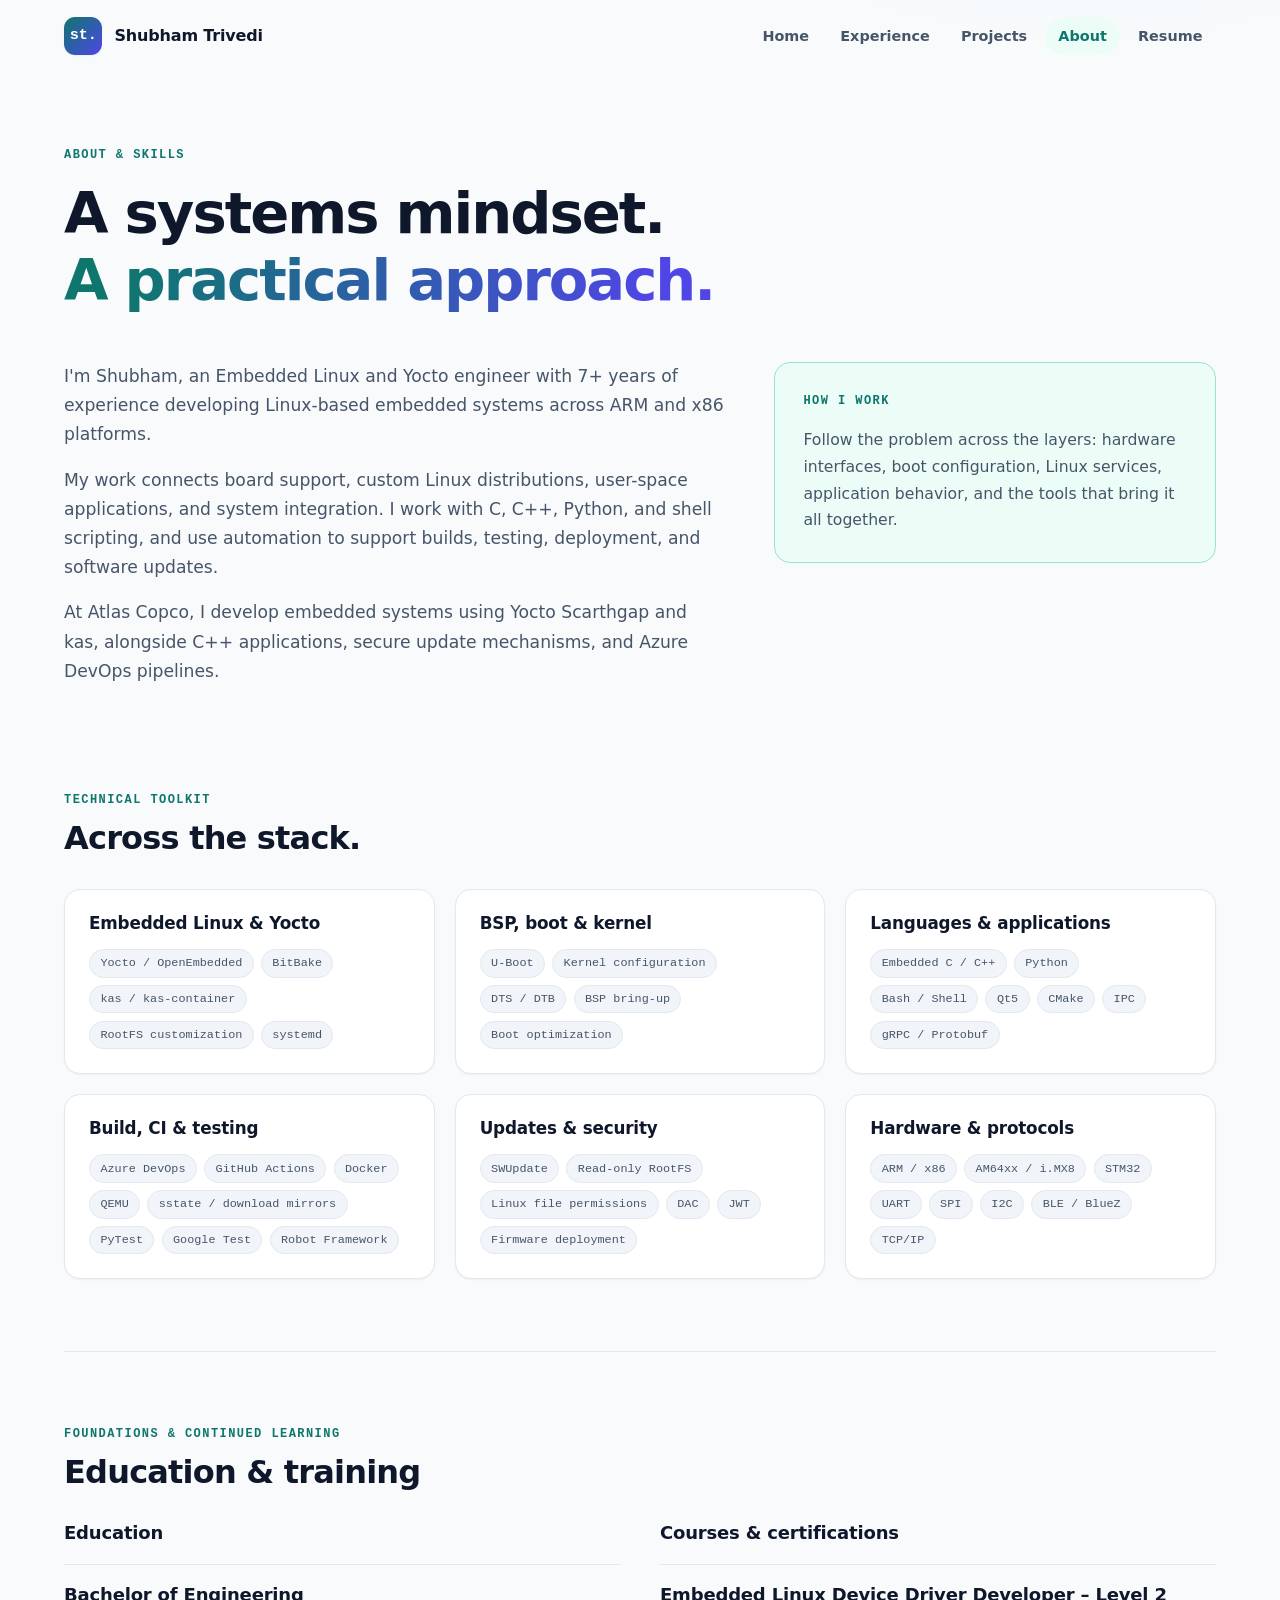
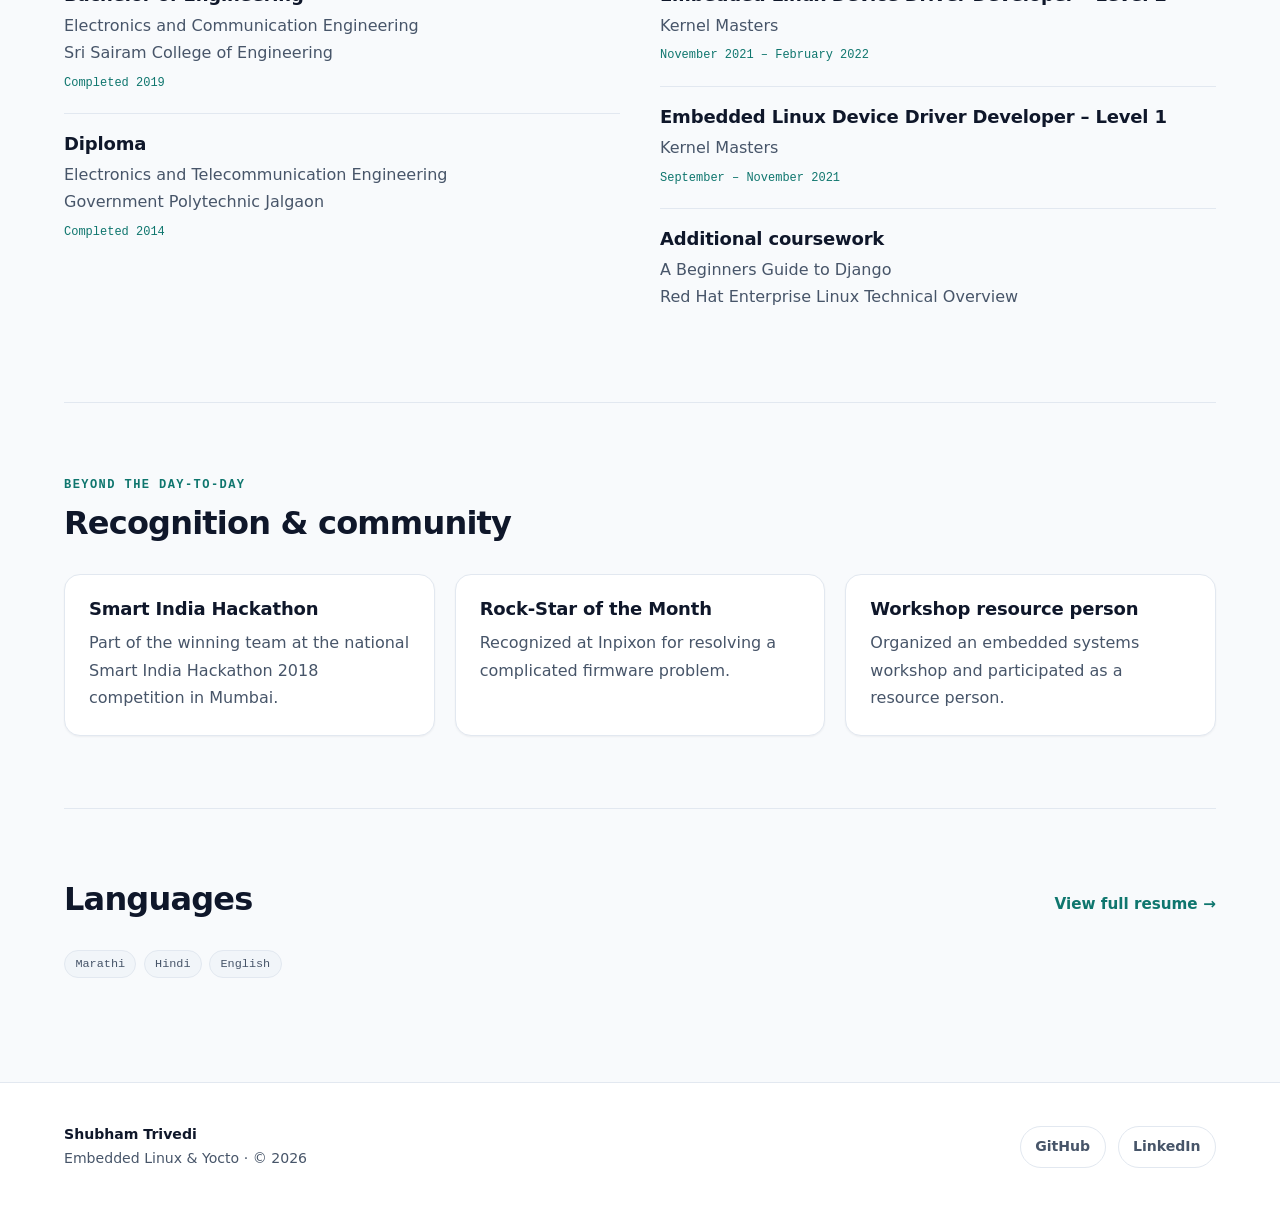
<file: about.html>
<!DOCTYPE html>
<html lang="en">
<head>
  <meta charset="UTF-8">
  <meta name="viewport" content="width=device-width, initial-scale=1">
  <title>About &amp; Skills | Shubham Trivedi</title>
  <meta name="description" content="About Shubham Trivedi: Embedded Linux and Yocto skills, engineering education, device driver training, and professional recognition.">
  <link rel="canonical" href="https://shubhamtrivedi95.github.io/about.html">
  <meta property="og:type" content="website">
  <meta property="og:title" content="About &amp; Skills | Shubham Trivedi">
  <meta property="og:description" content="A systems-minded embedded engineer working across Linux platforms, applications, and delivery automation.">
  <meta property="og:url" content="https://shubhamtrivedi95.github.io/about.html">
  <link rel="stylesheet" href="style.css?v=f323610183d8">
  <script src="site.js" defer></script>
</head>
<body>
  <a class="skip-link" href="#main">Skip to content</a>
  <header class="site-header">
    <div class="container header-inner">
      <a class="brand" href="index.html"><span class="brand-mark" aria-hidden="true">st.</span> Shubham Trivedi</a>
      <nav aria-label="Primary">
        <ul class="nav-list">
          <li><a href="index.html">Home</a></li>
          <li><a href="experience.html">Experience</a></li>
          <li><a href="projects.html">Projects</a></li>
          <li><a href="about.html" aria-current="page">About</a></li>
          <li><a href="resume.html">Resume</a></li>
        </ul>
      </nav>
    </div>
  </header>
  <main id="main" class="container" tabindex="-1">
    <header class="page-header">
      <p class="eyebrow">About &amp; skills</p>
      <h1>A systems mindset.<br><span class="text-accent">A practical approach.</span></h1>
    </header>
    <div class="intro-grid">
      <div class="prose">
        <p>I'm Shubham, an Embedded Linux and Yocto engineer with 7+ years of experience developing Linux-based embedded systems across ARM and x86 platforms.</p>
        <p>My work connects board support, custom Linux distributions, user-space applications, and system integration. I work with C, C++, Python, and shell scripting, and use automation to support builds, testing, deployment, and software updates.</p>
        <p>At Atlas Copco, I develop embedded systems using Yocto Scarthgap and kas, alongside C++ applications, secure update mechanisms, and Azure DevOps pipelines.</p>
      </div>
      <aside class="side-note" aria-label="Engineering approach">
        <p class="eyebrow">How I work</p>
        <p>Follow the problem across the layers: hardware interfaces, boot configuration, Linux services, application behavior, and the tools that bring it all together.</p>
      </aside>
    </div>

    <section class="section" aria-labelledby="skills-title">
      <div class="section-heading"><div><p class="eyebrow">Technical toolkit</p><h2 id="skills-title">Across the stack.</h2></div></div>
      <div class="skill-grid">
        <article class="card">
          <h3>Embedded Linux &amp; Yocto</h3>
          <ul class="tag-list"><li>Yocto / OpenEmbedded</li><li>BitBake</li><li>kas / kas-container</li><li>RootFS customization</li><li>systemd</li></ul>
        </article>
        <article class="card">
          <h3>BSP, boot &amp; kernel</h3>
          <ul class="tag-list"><li>U-Boot</li><li>Kernel configuration</li><li>DTS / DTB</li><li>BSP bring-up</li><li>Boot optimization</li></ul>
        </article>
        <article class="card">
          <h3>Languages &amp; applications</h3>
          <ul class="tag-list"><li>Embedded C / C++</li><li>Python</li><li>Bash / Shell</li><li>Qt5</li><li>CMake</li><li>IPC</li><li>gRPC / Protobuf</li></ul>
        </article>
        <article class="card">
          <h3>Build, CI &amp; testing</h3>
          <ul class="tag-list"><li>Azure DevOps</li><li>GitHub Actions</li><li>Docker</li><li>QEMU</li><li>sstate / download mirrors</li><li>PyTest</li><li>Google Test</li><li>Robot Framework</li></ul>
        </article>
        <article class="card">
          <h3>Updates &amp; security</h3>
          <ul class="tag-list"><li>SWUpdate</li><li>Read-only RootFS</li><li>Linux file permissions</li><li>DAC</li><li>JWT</li><li>Firmware deployment</li></ul>
        </article>
        <article class="card">
          <h3>Hardware &amp; protocols</h3>
          <ul class="tag-list"><li>ARM / x86</li><li>AM64xx / i.MX8</li><li>STM32</li><li>UART</li><li>SPI</li><li>I2C</li><li>BLE / BlueZ</li><li>TCP/IP</li></ul>
        </article>
      </div>
    </section>

    <section class="section" aria-labelledby="learning-title">
      <div class="section-heading"><div><p class="eyebrow">Foundations &amp; continued learning</p><h2 id="learning-title">Education &amp; training</h2></div></div>
      <div class="two-column">
        <div>
          <h3>Education</h3>
          <ul class="detail-list">
            <li><h3>Bachelor of Engineering</h3><p>Electronics and Communication Engineering<br>Sri Sairam College of Engineering</p><p class="detail-meta">Completed 2019</p></li>
            <li><h3>Diploma</h3><p>Electronics and Telecommunication Engineering<br>Government Polytechnic Jalgaon</p><p class="detail-meta">Completed 2014</p></li>
          </ul>
        </div>
        <div>
          <h3>Courses &amp; certifications</h3>
          <ul class="detail-list">
            <li><h3>Embedded Linux Device Driver Developer &ndash; Level 2</h3><p>Kernel Masters</p><p class="detail-meta">November 2021 &ndash; February 2022</p></li>
            <li><h3>Embedded Linux Device Driver Developer &ndash; Level 1</h3><p>Kernel Masters</p><p class="detail-meta">September &ndash; November 2021</p></li>
            <li><h3>Additional coursework</h3><p>A Beginners Guide to Django<br>Red Hat Enterprise Linux Technical Overview</p></li>
          </ul>
        </div>
      </div>
    </section>

    <section class="section" aria-labelledby="recognition-title">
      <div class="section-heading"><div><p class="eyebrow">Beyond the day-to-day</p><h2 id="recognition-title">Recognition &amp; community</h2></div></div>
      <div class="focus-grid">
        <div><h3>Smart India Hackathon</h3><p>Part of the winning team at the national Smart India Hackathon 2018 competition in Mumbai.</p></div>
        <div><h3>Rock-Star of the Month</h3><p>Recognized at Inpixon for resolving a complicated firmware problem.</p></div>
        <div><h3>Workshop resource person</h3><p>Organized an embedded systems workshop and participated as a resource person.</p></div>
      </div>
    </section>

    <section class="section" aria-labelledby="languages-title">
      <div class="section-heading"><h2 id="languages-title">Languages</h2><a class="text-link" href="resume.html">View full resume <span aria-hidden="true">&rarr;</span></a></div>
      <ul class="tag-list" aria-label="Languages"><li>Marathi</li><li>Hindi</li><li>English</li></ul>
    </section>
  </main>
  <footer class="site-footer">
    <div class="container footer-inner">
      <p><span class="footer-name">Shubham Trivedi</span><br>Embedded Linux &amp; Yocto &middot; &copy; <span id="year">2026</span></p>
      <nav class="footer-links" aria-label="Social profiles"><a href="https://github.com/shubhamtrivedi95">GitHub</a><a href="https://www.linkedin.com/in/shubhamtrivedi95">LinkedIn</a></nav>
    </div>
  </footer>
</body>
</html>
</file>
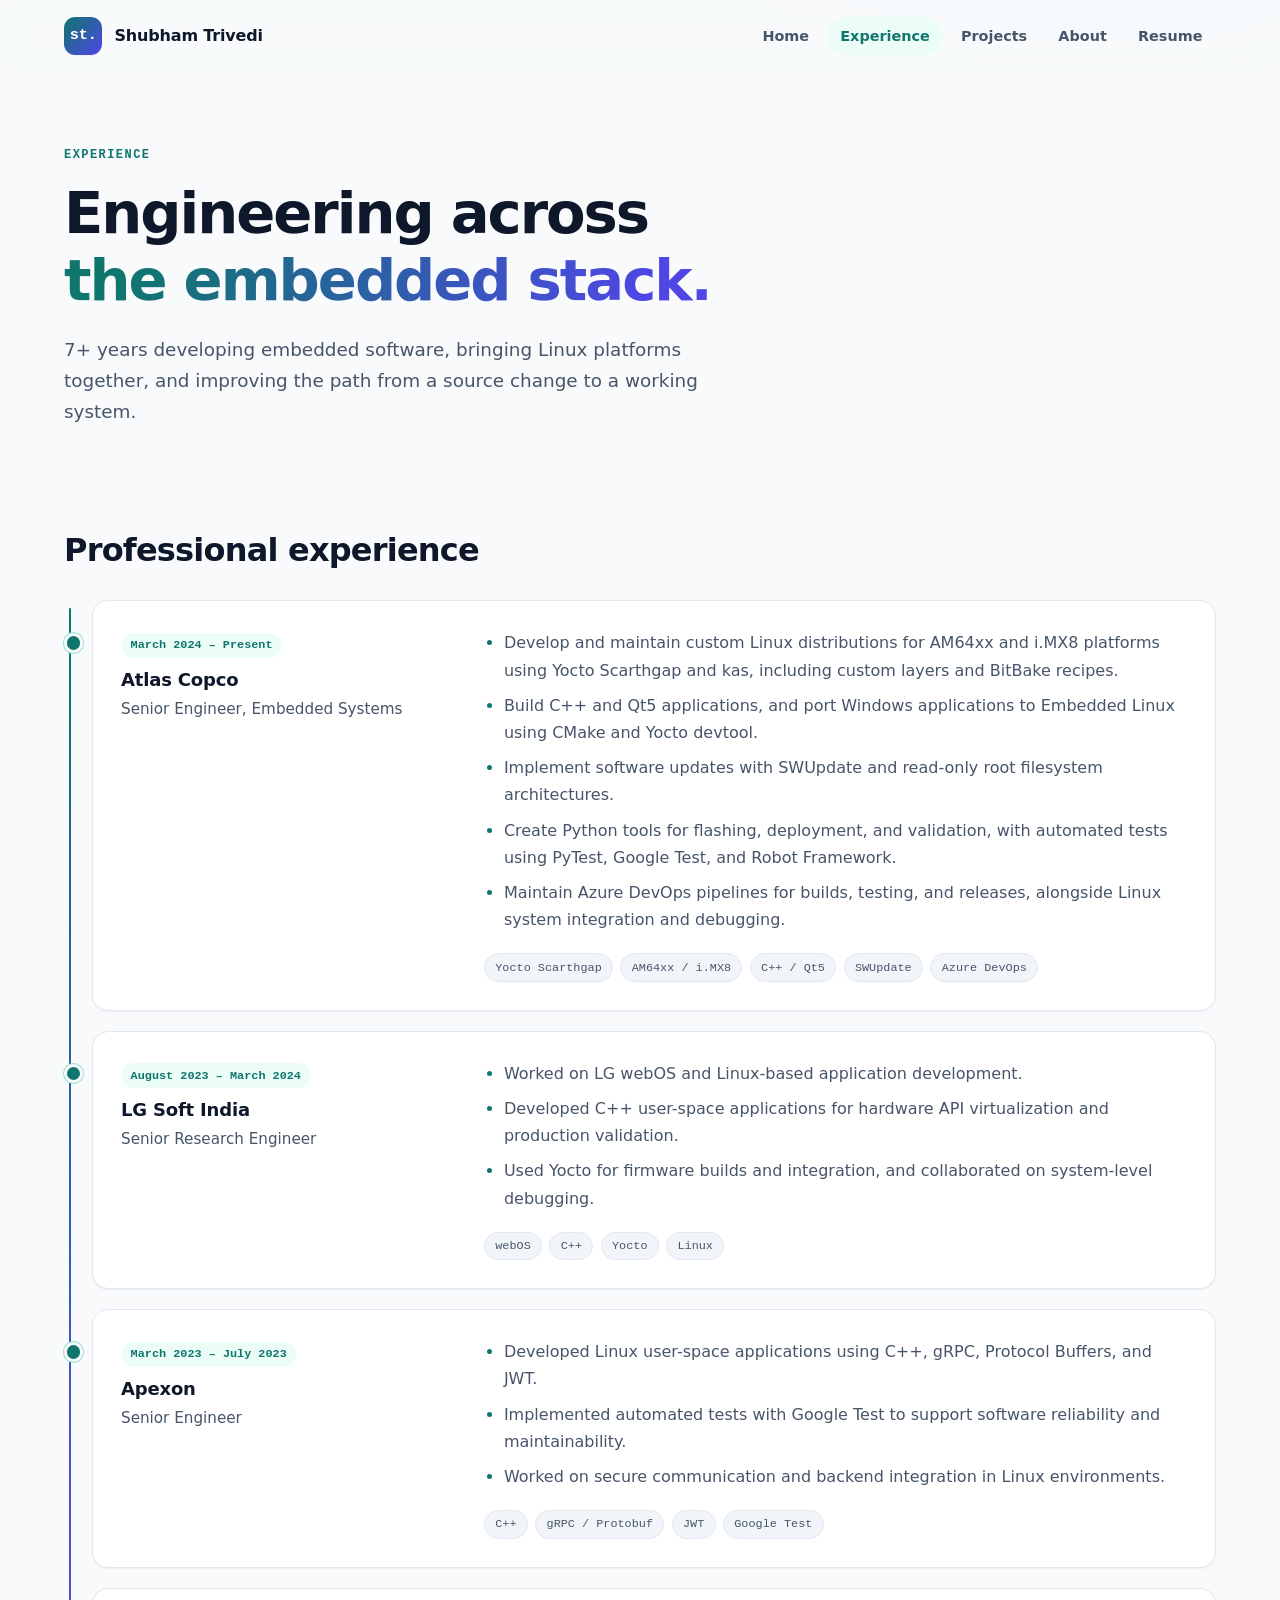
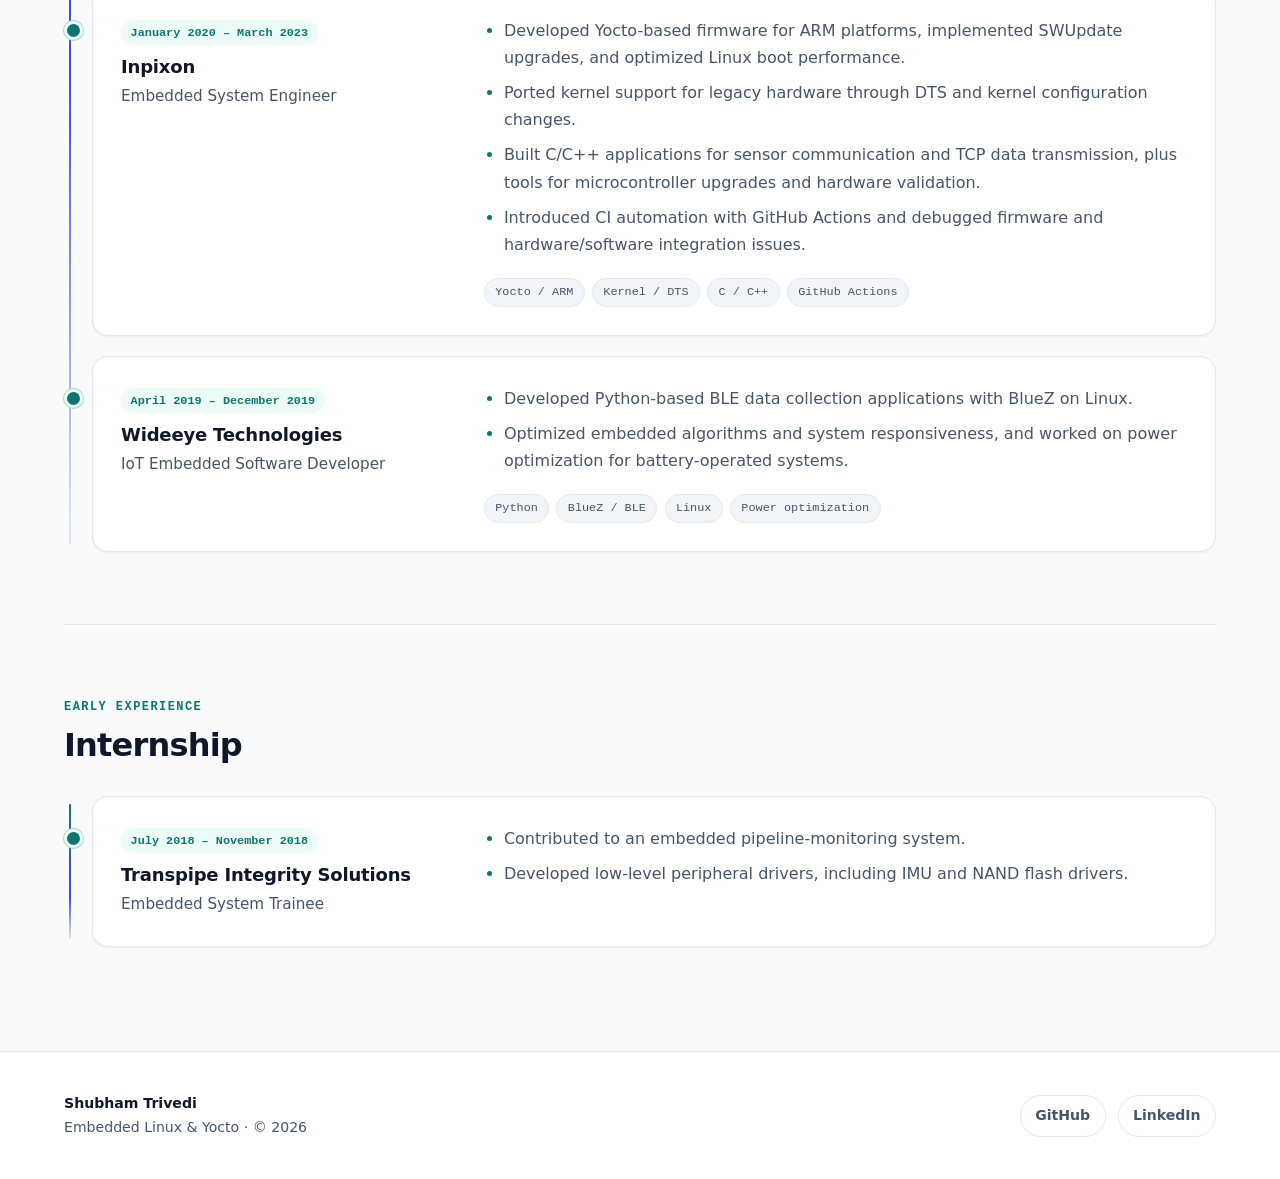
<file: experience.html>
<!DOCTYPE html>
<html lang="en">
<head>
  <meta charset="UTF-8">
  <meta name="viewport" content="width=device-width, initial-scale=1">
  <title>Experience | Shubham Trivedi</title>
  <meta name="description" content="Shubham Trivedi's embedded engineering experience at Atlas Copco, LG Soft India, Apexon, Inpixon, and Wideeye Technologies.">
  <link rel="canonical" href="https://shubhamtrivedi95.github.io/experience.html">
  <meta property="og:type" content="website">
  <meta property="og:title" content="Experience | Shubham Trivedi">
  <meta property="og:description" content="A career in Embedded Linux, Yocto, firmware, application development, and system integration.">
  <meta property="og:url" content="https://shubhamtrivedi95.github.io/experience.html">
  <link rel="stylesheet" href="style.css?v=f323610183d8">
  <script src="site.js" defer></script>
</head>
<body>
  <a class="skip-link" href="#main">Skip to content</a>
  <header class="site-header">
    <div class="container header-inner">
      <a class="brand" href="index.html"><span class="brand-mark" aria-hidden="true">st.</span> Shubham Trivedi</a>
      <nav aria-label="Primary">
        <ul class="nav-list">
          <li><a href="index.html">Home</a></li>
          <li><a href="experience.html" aria-current="page">Experience</a></li>
          <li><a href="projects.html">Projects</a></li>
          <li><a href="about.html">About</a></li>
          <li><a href="resume.html">Resume</a></li>
        </ul>
      </nav>
    </div>
  </header>
  <main id="main" class="container" tabindex="-1">
    <header class="page-header">
      <p class="eyebrow">Experience</p>
      <h1>Engineering across<br><span class="text-accent">the embedded stack.</span></h1>
      <p class="lead">7+ years developing embedded software, bringing Linux platforms together, and improving the path from a source change to a working system.</p>
    </header>

    <section class="section" aria-labelledby="career-title">
      <h2 id="career-title">Professional experience</h2>
      <div class="timeline">
        <article class="timeline-entry" id="atlas-copco">
          <div>
            <p class="timeline-date"><time datetime="2024-03">March 2024</time> &ndash; Present</p>
            <h3>Atlas Copco</h3>
            <p class="role-title">Senior Engineer, Embedded Systems</p>
          </div>
          <div class="timeline-body">
            <ul>
              <li>Develop and maintain custom Linux distributions for AM64xx and i.MX8 platforms using Yocto Scarthgap and kas, including custom layers and BitBake recipes.</li>
              <li>Build C++ and Qt5 applications, and port Windows applications to Embedded Linux using CMake and Yocto devtool.</li>
              <li>Implement software updates with SWUpdate and read-only root filesystem architectures.</li>
              <li>Create Python tools for flashing, deployment, and validation, with automated tests using PyTest, Google Test, and Robot Framework.</li>
              <li>Maintain Azure DevOps pipelines for builds, testing, and releases, alongside Linux system integration and debugging.</li>
            </ul>
            <ul class="tag-list" aria-label="Atlas Copco technologies"><li>Yocto Scarthgap</li><li>AM64xx / i.MX8</li><li>C++ / Qt5</li><li>SWUpdate</li><li>Azure DevOps</li></ul>
          </div>
        </article>
        <article class="timeline-entry">
          <div>
            <p class="timeline-date"><time datetime="2023-08">August 2023</time> &ndash; <time datetime="2024-03">March 2024</time></p>
            <h3>LG Soft India</h3>
            <p class="role-title">Senior Research Engineer</p>
          </div>
          <div class="timeline-body">
            <ul>
              <li>Worked on LG webOS and Linux-based application development.</li>
              <li>Developed C++ user-space applications for hardware API virtualization and production validation.</li>
              <li>Used Yocto for firmware builds and integration, and collaborated on system-level debugging.</li>
            </ul>
            <ul class="tag-list" aria-label="LG Soft India technologies"><li>webOS</li><li>C++</li><li>Yocto</li><li>Linux</li></ul>
          </div>
        </article>
        <article class="timeline-entry">
          <div>
            <p class="timeline-date"><time datetime="2023-03">March 2023</time> &ndash; <time datetime="2023-07">July 2023</time></p>
            <h3>Apexon</h3>
            <p class="role-title">Senior Engineer</p>
          </div>
          <div class="timeline-body">
            <ul>
              <li>Developed Linux user-space applications using C++, gRPC, Protocol Buffers, and JWT.</li>
              <li>Implemented automated tests with Google Test to support software reliability and maintainability.</li>
              <li>Worked on secure communication and backend integration in Linux environments.</li>
            </ul>
            <ul class="tag-list" aria-label="Apexon technologies"><li>C++</li><li>gRPC / Protobuf</li><li>JWT</li><li>Google Test</li></ul>
          </div>
        </article>
        <article class="timeline-entry">
          <div>
            <p class="timeline-date"><time datetime="2020-01">January 2020</time> &ndash; <time datetime="2023-03">March 2023</time></p>
            <h3>Inpixon</h3>
            <p class="role-title">Embedded System Engineer</p>
          </div>
          <div class="timeline-body">
            <ul>
              <li>Developed Yocto-based firmware for ARM platforms, implemented SWUpdate upgrades, and optimized Linux boot performance.</li>
              <li>Ported kernel support for legacy hardware through DTS and kernel configuration changes.</li>
              <li>Built C/C++ applications for sensor communication and TCP data transmission, plus tools for microcontroller upgrades and hardware validation.</li>
              <li>Introduced CI automation with GitHub Actions and debugged firmware and hardware/software integration issues.</li>
            </ul>
            <ul class="tag-list" aria-label="Inpixon technologies"><li>Yocto / ARM</li><li>Kernel / DTS</li><li>C / C++</li><li>GitHub Actions</li></ul>
          </div>
        </article>
        <article class="timeline-entry">
          <div>
            <p class="timeline-date"><time datetime="2019-04">April 2019</time> &ndash; <time datetime="2019-12">December 2019</time></p>
            <h3>Wideeye Technologies</h3>
            <p class="role-title">IoT Embedded Software Developer</p>
          </div>
          <div class="timeline-body">
            <ul>
              <li>Developed Python-based BLE data collection applications with BlueZ on Linux.</li>
              <li>Optimized embedded algorithms and system responsiveness, and worked on power optimization for battery-operated systems.</li>
            </ul>
            <ul class="tag-list" aria-label="Wideeye Technologies technologies"><li>Python</li><li>BlueZ / BLE</li><li>Linux</li><li>Power optimization</li></ul>
          </div>
        </article>
      </div>
    </section>

    <section class="section" aria-labelledby="internship-title">
      <div class="section-heading"><div><p class="eyebrow">Early experience</p><h2 id="internship-title">Internship</h2></div></div>
      <div class="timeline">
        <article class="timeline-entry">
          <div>
            <p class="timeline-date"><time datetime="2018-07">July 2018</time> &ndash; <time datetime="2018-11">November 2018</time></p>
            <h3>Transpipe Integrity Solutions</h3>
            <p class="role-title">Embedded System Trainee</p>
          </div>
          <div class="timeline-body">
            <ul>
              <li>Contributed to an embedded pipeline-monitoring system.</li>
              <li>Developed low-level peripheral drivers, including IMU and NAND flash drivers.</li>
            </ul>
          </div>
        </article>
      </div>
    </section>
  </main>
  <footer class="site-footer">
    <div class="container footer-inner">
      <p><span class="footer-name">Shubham Trivedi</span><br>Embedded Linux &amp; Yocto &middot; &copy; <span id="year">2026</span></p>
      <nav class="footer-links" aria-label="Social profiles"><a href="https://github.com/shubhamtrivedi95">GitHub</a><a href="https://www.linkedin.com/in/shubhamtrivedi95">LinkedIn</a></nav>
    </div>
  </footer>
</body>
</html>
</file>
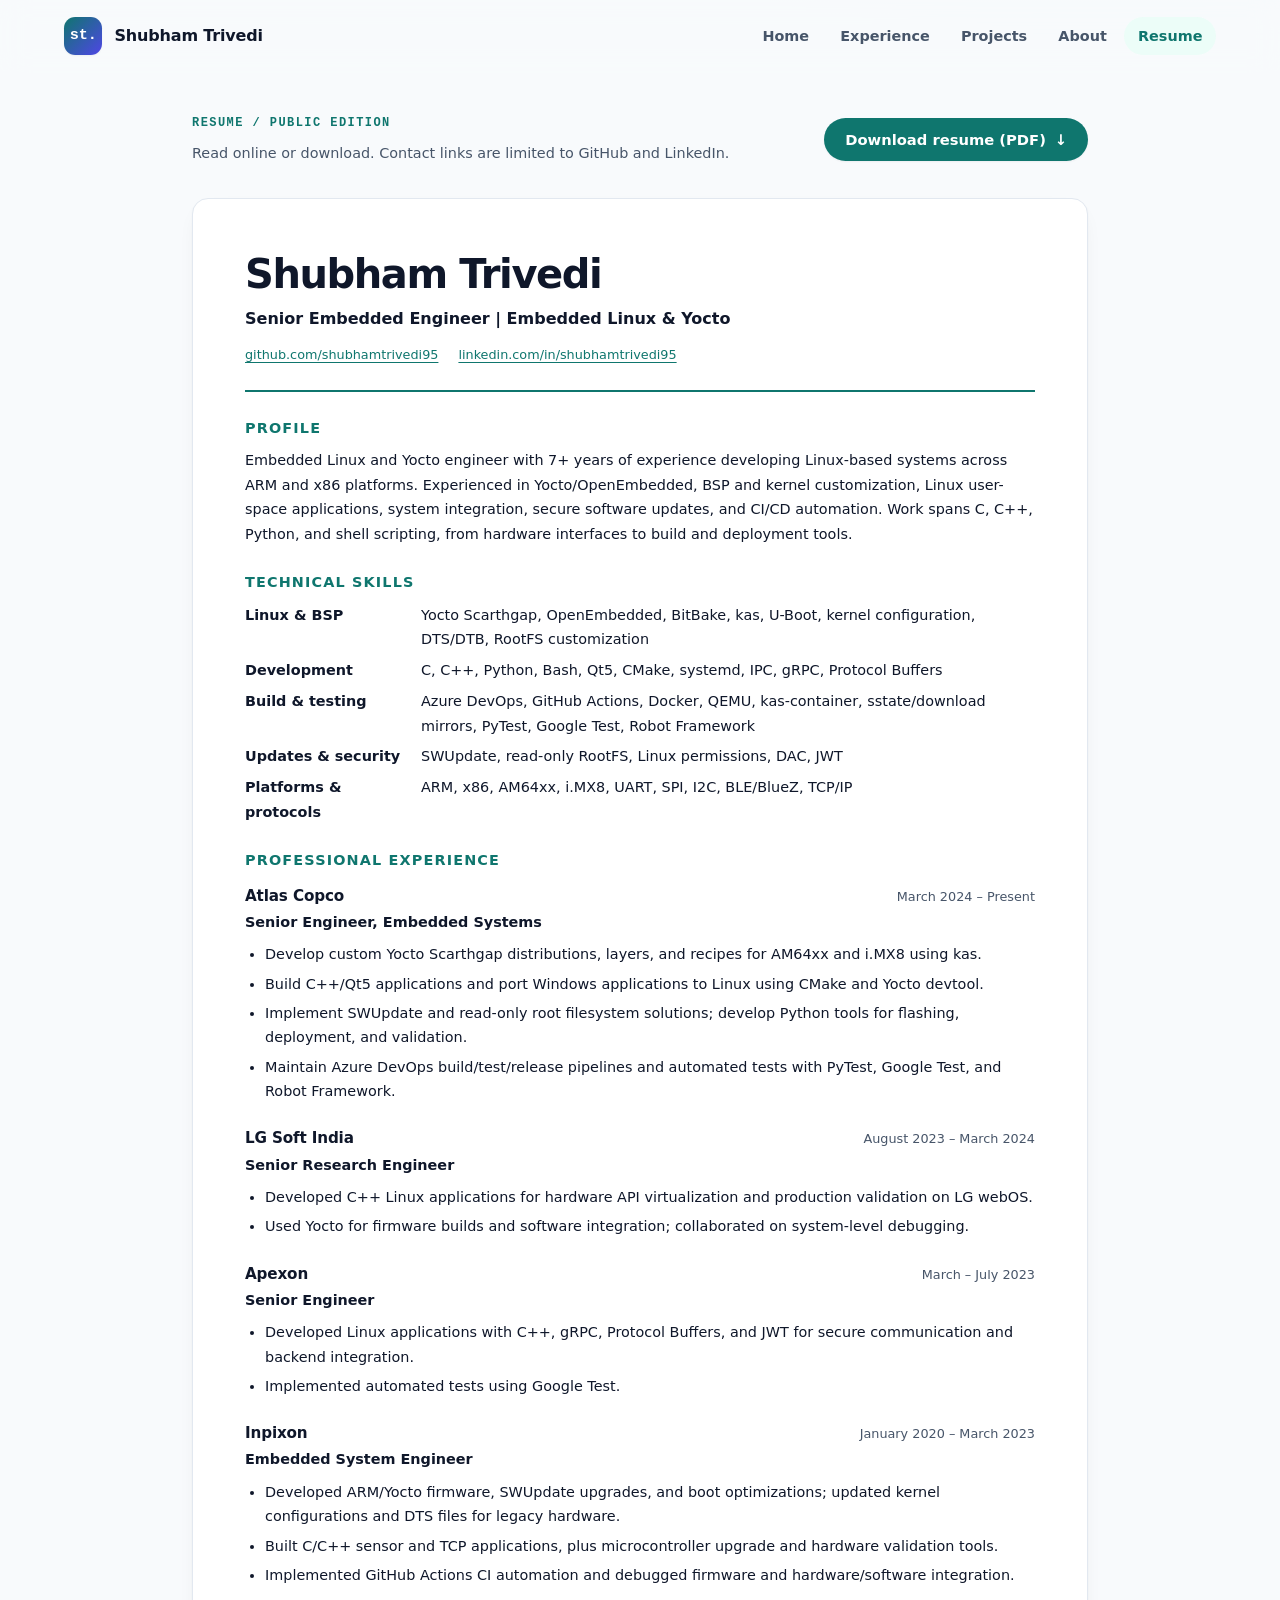
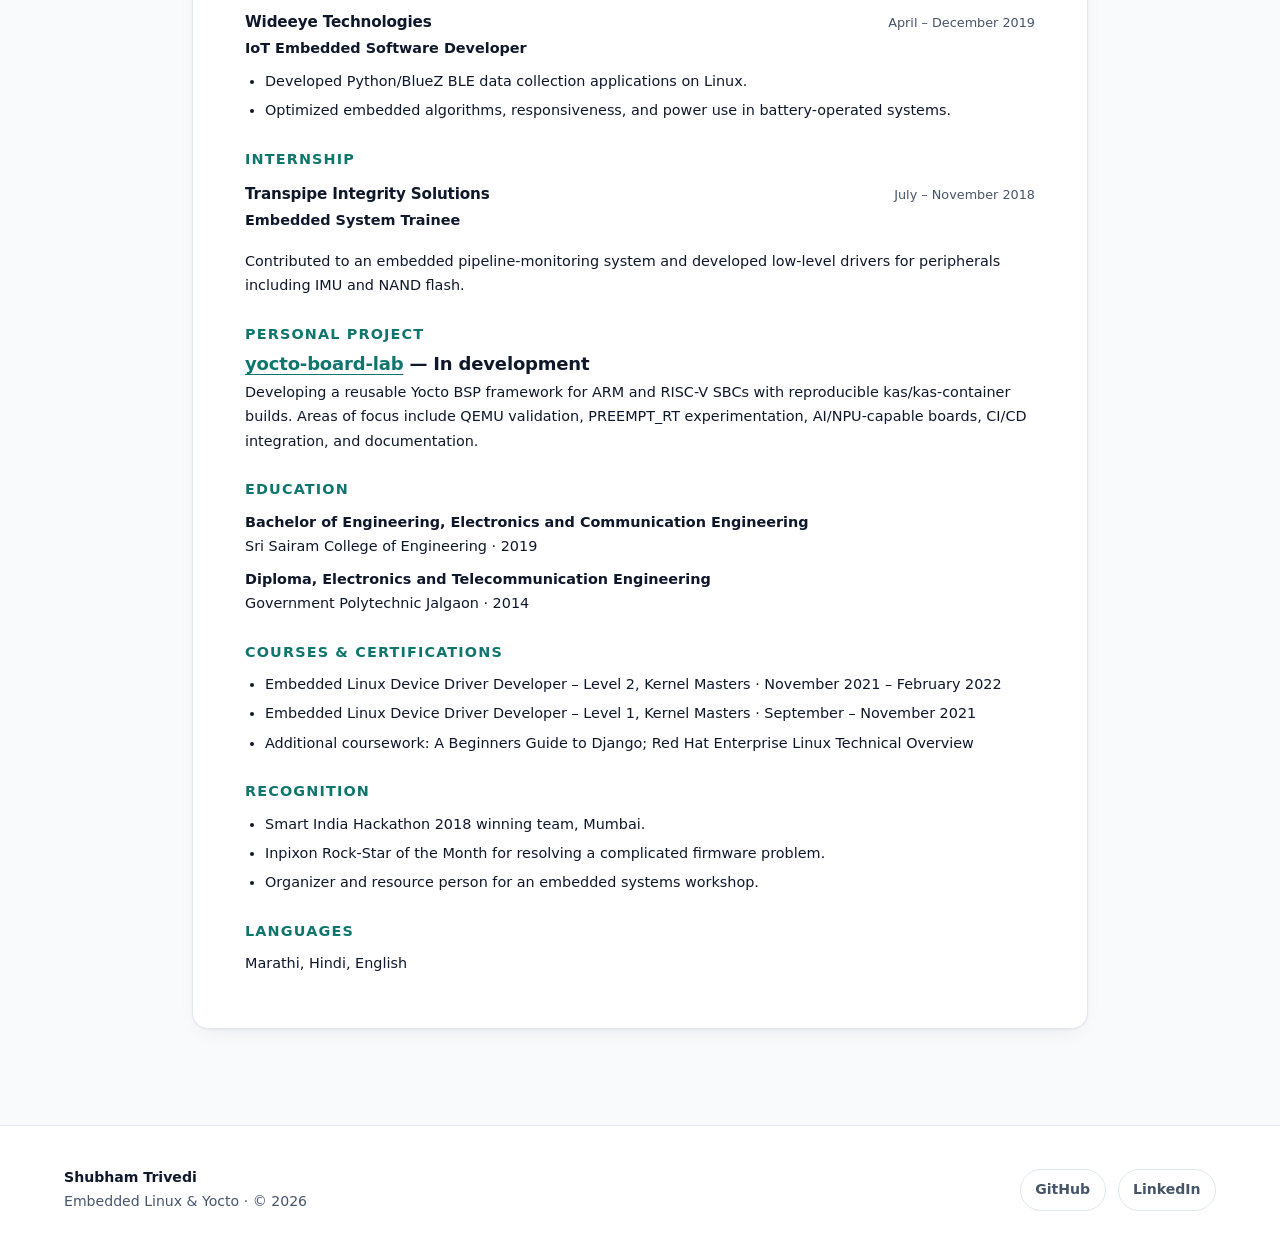
<file: resume.html>
<!DOCTYPE html>
<html lang="en">
<head>
  <meta charset="UTF-8">
  <meta name="viewport" content="width=device-width, initial-scale=1">
  <title>Resume | Shubham Trivedi</title>
  <meta name="description" content="Read or download Shubham Trivedi's public resume: Embedded Linux, Yocto, C++, firmware, system integration, and CI/CD engineering.">
  <link rel="canonical" href="https://shubhamtrivedi95.github.io/resume.html">
  <meta property="og:type" content="website">
  <meta property="og:title" content="Resume | Shubham Trivedi">
  <meta property="og:description" content="A public engineering resume with professional experience, skills, projects, education, and training.">
  <meta property="og:url" content="https://shubhamtrivedi95.github.io/resume.html">
  <link rel="stylesheet" href="style.css?v=f323610183d8">
  <script src="site.js" defer></script>
</head>
<body>
  <a class="skip-link" href="#main">Skip to content</a>
  <header class="site-header">
    <div class="container header-inner">
      <a class="brand" href="index.html"><span class="brand-mark" aria-hidden="true">st.</span> Shubham Trivedi</a>
      <nav aria-label="Primary">
        <ul class="nav-list">
          <li><a href="index.html">Home</a></li>
          <li><a href="experience.html">Experience</a></li>
          <li><a href="projects.html">Projects</a></li>
          <li><a href="about.html">About</a></li>
          <li><a href="resume.html" aria-current="page">Resume</a></li>
        </ul>
      </nav>
    </div>
  </header>
  <main id="main" class="container resume-page" tabindex="-1">
    <div class="resume-toolbar">
      <div><p class="eyebrow">Resume / Public edition</p><p>Read online or download. Contact links are limited to GitHub and LinkedIn.</p></div>
      <a class="button button-primary" href="assets/Shubham_Trivedi_Resume.pdf" download="Shubham_Trivedi_Resume.pdf" type="application/pdf">Download resume (PDF) <span aria-hidden="true">&darr;</span></a>
    </div>

    <article class="resume-sheet" aria-labelledby="resume-name">
      <header class="resume-heading">
        <h1 id="resume-name">Shubham Trivedi</h1>
        <p class="resume-headline">Senior Embedded Engineer | Embedded Linux &amp; Yocto</p>
        <p class="resume-links"><a href="https://github.com/shubhamtrivedi95">github.com/shubhamtrivedi95</a><a href="https://www.linkedin.com/in/shubhamtrivedi95">linkedin.com/in/shubhamtrivedi95</a></p>
      </header>

      <section class="resume-section" aria-labelledby="resume-profile">
        <h2 id="resume-profile">Profile</h2>
        <p>Embedded Linux and Yocto engineer with 7+ years of experience developing Linux-based systems across ARM and x86 platforms. Experienced in Yocto/OpenEmbedded, BSP and kernel customization, Linux user-space applications, system integration, secure software updates, and CI/CD automation. Work spans C, C++, Python, and shell scripting, from hardware interfaces to build and deployment tools.</p>
      </section>

      <section class="resume-section" aria-labelledby="resume-skills">
        <h2 id="resume-skills">Technical skills</h2>
        <dl class="resume-skills">
          <div><dt>Linux &amp; BSP</dt><dd>Yocto Scarthgap, OpenEmbedded, BitBake, kas, U-Boot, kernel configuration, DTS/DTB, RootFS customization</dd></div>
          <div><dt>Development</dt><dd>C, C++, Python, Bash, Qt5, CMake, systemd, IPC, gRPC, Protocol Buffers</dd></div>
          <div><dt>Build &amp; testing</dt><dd>Azure DevOps, GitHub Actions, Docker, QEMU, kas-container, sstate/download mirrors, PyTest, Google Test, Robot Framework</dd></div>
          <div><dt>Updates &amp; security</dt><dd>SWUpdate, read-only RootFS, Linux permissions, DAC, JWT</dd></div>
          <div><dt>Platforms &amp; protocols</dt><dd>ARM, x86, AM64xx, i.MX8, UART, SPI, I2C, BLE/BlueZ, TCP/IP</dd></div>
        </dl>
      </section>

      <section class="resume-section" aria-labelledby="resume-experience">
        <h2 id="resume-experience">Professional experience</h2>
        <article class="resume-role">
          <div class="resume-role-header"><h3>Atlas Copco</h3><p>March 2024 &ndash; Present</p></div>
          <p class="resume-job-title">Senior Engineer, Embedded Systems</p>
          <ul>
            <li>Develop custom Yocto Scarthgap distributions, layers, and recipes for AM64xx and i.MX8 using kas.</li>
            <li>Build C++/Qt5 applications and port Windows applications to Linux using CMake and Yocto devtool.</li>
            <li>Implement SWUpdate and read-only root filesystem solutions; develop Python tools for flashing, deployment, and validation.</li>
            <li>Maintain Azure DevOps build/test/release pipelines and automated tests with PyTest, Google Test, and Robot Framework.</li>
          </ul>
        </article>
        <article class="resume-role">
          <div class="resume-role-header"><h3>LG Soft India</h3><p>August 2023 &ndash; March 2024</p></div>
          <p class="resume-job-title">Senior Research Engineer</p>
          <ul>
            <li>Developed C++ Linux applications for hardware API virtualization and production validation on LG webOS.</li>
            <li>Used Yocto for firmware builds and software integration; collaborated on system-level debugging.</li>
          </ul>
        </article>
        <article class="resume-role">
          <div class="resume-role-header"><h3>Apexon</h3><p>March &ndash; July 2023</p></div>
          <p class="resume-job-title">Senior Engineer</p>
          <ul>
            <li>Developed Linux applications with C++, gRPC, Protocol Buffers, and JWT for secure communication and backend integration.</li>
            <li>Implemented automated tests using Google Test.</li>
          </ul>
        </article>
        <article class="resume-role">
          <div class="resume-role-header"><h3>Inpixon</h3><p>January 2020 &ndash; March 2023</p></div>
          <p class="resume-job-title">Embedded System Engineer</p>
          <ul>
            <li>Developed ARM/Yocto firmware, SWUpdate upgrades, and boot optimizations; updated kernel configurations and DTS files for legacy hardware.</li>
            <li>Built C/C++ sensor and TCP applications, plus microcontroller upgrade and hardware validation tools.</li>
            <li>Implemented GitHub Actions CI automation and debugged firmware and hardware/software integration.</li>
          </ul>
        </article>
        <article class="resume-role">
          <div class="resume-role-header"><h3>Wideeye Technologies</h3><p>April &ndash; December 2019</p></div>
          <p class="resume-job-title">IoT Embedded Software Developer</p>
          <ul>
            <li>Developed Python/BlueZ BLE data collection applications on Linux.</li>
            <li>Optimized embedded algorithms, responsiveness, and power use in battery-operated systems.</li>
          </ul>
        </article>
      </section>

      <section class="resume-section" aria-labelledby="resume-internship">
        <h2 id="resume-internship">Internship</h2>
        <article class="resume-role">
          <div class="resume-role-header"><h3>Transpipe Integrity Solutions</h3><p>July &ndash; November 2018</p></div>
          <p class="resume-job-title">Embedded System Trainee</p>
          <p>Contributed to an embedded pipeline-monitoring system and developed low-level drivers for peripherals including IMU and NAND flash.</p>
        </article>
      </section>

      <section class="resume-section" aria-labelledby="resume-project">
        <h2 id="resume-project">Personal project</h2>
        <h3><a href="https://github.com/shubhamtrivedi95/yocto-board-lab">yocto-board-lab</a> &mdash; In development</h3>
        <p>Developing a reusable Yocto BSP framework for ARM and RISC-V SBCs with reproducible kas/kas-container builds. Areas of focus include QEMU validation, PREEMPT_RT experimentation, AI/NPU-capable boards, CI/CD integration, and documentation.</p>
      </section>

      <section class="resume-section resume-education" aria-labelledby="resume-education">
        <h2 id="resume-education">Education</h2>
        <p><strong>Bachelor of Engineering, Electronics and Communication Engineering</strong><br>Sri Sairam College of Engineering &middot; 2019</p>
        <p><strong>Diploma, Electronics and Telecommunication Engineering</strong><br>Government Polytechnic Jalgaon &middot; 2014</p>
      </section>

      <section class="resume-section" aria-labelledby="resume-training">
        <h2 id="resume-training">Courses &amp; certifications</h2>
        <ul>
          <li>Embedded Linux Device Driver Developer &ndash; Level 2, Kernel Masters &middot; November 2021 &ndash; February 2022</li>
          <li>Embedded Linux Device Driver Developer &ndash; Level 1, Kernel Masters &middot; September &ndash; November 2021</li>
          <li>Additional coursework: A Beginners Guide to Django; Red Hat Enterprise Linux Technical Overview</li>
        </ul>
      </section>

      <section class="resume-section" aria-labelledby="resume-recognition">
        <h2 id="resume-recognition">Recognition</h2>
        <ul>
          <li>Smart India Hackathon 2018 winning team, Mumbai.</li>
          <li>Inpixon Rock-Star of the Month for resolving a complicated firmware problem.</li>
          <li>Organizer and resource person for an embedded systems workshop.</li>
        </ul>
      </section>

      <section class="resume-section" aria-labelledby="resume-languages">
        <h2 id="resume-languages">Languages</h2>
        <p>Marathi, Hindi, English</p>
      </section>
    </article>
  </main>
  <footer class="site-footer">
    <div class="container footer-inner">
      <p><span class="footer-name">Shubham Trivedi</span><br>Embedded Linux &amp; Yocto &middot; &copy; <span id="year">2026</span></p>
      <nav class="footer-links" aria-label="Social profiles"><a href="https://github.com/shubhamtrivedi95">GitHub</a><a href="https://www.linkedin.com/in/shubhamtrivedi95">LinkedIn</a></nav>
    </div>
  </footer>
</body>
</html>
</file>
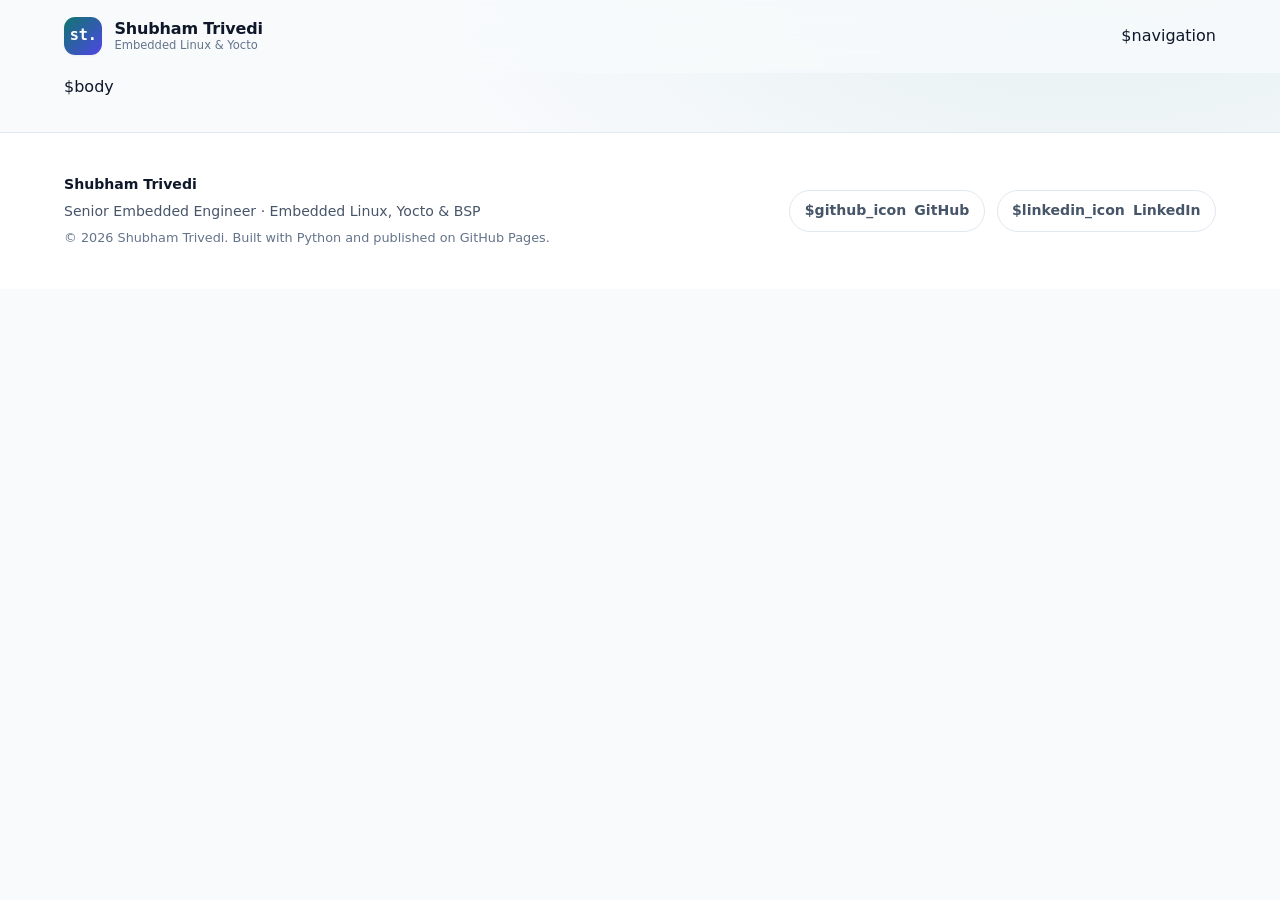
<file: templates/base.html>
<!DOCTYPE html>
<html lang="en">
<head>
  <meta charset="UTF-8">
  <meta name="viewport" content="width=device-width, initial-scale=1">
  <title>$title</title>
  <meta name="description" content="$description">
  <meta name="author" content="Shubham Trivedi">
  <meta name="theme-color" content="#f8fafc" media="(prefers-color-scheme: light)">
  <meta name="theme-color" content="#0b1120" media="(prefers-color-scheme: dark)">
  <link rel="canonical" href="$canonical">
  <link rel="icon" href="/favicon.svg" type="image/svg+xml">
  <meta property="og:site_name" content="Shubham Trivedi">
  <meta property="og:type" content="$og_type">
  <meta property="og:title" content="$title">
  <meta property="og:description" content="$description">
  <meta property="og:url" content="$canonical">
  <meta name="twitter:card" content="summary">
  <link rel="stylesheet" href="/style.css?v=$css_version">
  <script src="/site.js" defer></script>
</head>
<body>
  <a class="skip-link" href="#main">Skip to content</a>
  <header class="site-header">
    <div class="container header-inner">
      <a class="brand" href="/"><span class="brand-mark" aria-hidden="true">st.</span><span class="brand-text">Shubham Trivedi<span class="brand-role">Embedded Linux &amp; Yocto</span></span></a>
      <nav aria-label="Primary"><ul class="nav-list">$navigation</ul></nav>
    </div>
  </header>
  <main id="main" class="container $main_class" tabindex="-1">$body</main>
  <footer class="site-footer">
    <div class="container footer-inner">
      <div>
        <p class="footer-name">Shubham Trivedi</p>
        <p>Senior Embedded Engineer &middot; Embedded Linux, Yocto &amp; BSP</p>
        <p class="footer-copy">&copy; <span id="year">2026</span> Shubham Trivedi. Built with Python and published on GitHub Pages.</p>
      </div>
      <nav class="footer-links" aria-label="Social profiles"><a href="https://github.com/shubhamtrivedi95">$github_icon<span>GitHub</span></a><a href="https://www.linkedin.com/in/shubhamtrivedi95">$linkedin_icon<span>LinkedIn</span></a></nav>
    </div>
  </footer>
</body>
</html>
</file>
<file: style.css>
:root {
  color-scheme: light dark;
  --bg: #f8fafc;
  --bg-glow: rgba(15, 118, 110, 0.08);
  --surface: #ffffff;
  --surface-alt: #f1f5f9;
  --fg: #0f172a;
  --muted: #475569;
  --subtle: #64748b;
  --accent: #0f766e;
  --accent-strong: #115e59;
  --accent-2: #4f46e5;
  --accent-soft: #ecfdf8;
  --accent-border: #99e1d4;
  --border: #e2e8f0;
  --border-strong: #cbd5e1;
  --button-text: #ffffff;
  --header-bg: rgba(248, 250, 252, 0.82);
  --shadow-sm: 0 1px 2px rgba(15, 23, 42, 0.05);
  --shadow: 0 1px 2px rgba(15, 23, 42, 0.04), 0 8px 24px -12px rgba(15, 23, 42, 0.12);
  --shadow-lg: 0 2px 4px rgba(15, 23, 42, 0.04), 0 24px 48px -20px rgba(15, 23, 42, 0.25);
  --radius: 1rem;
  --radius-sm: 0.6rem;
  --sans: "Inter", ui-sans-serif, system-ui, -apple-system, "Segoe UI", Roboto, "Helvetica Neue", Arial, sans-serif;
  --mono: ui-monospace, SFMono-Regular, "SF Mono", Menlo, Consolas, monospace;
}

@media (prefers-color-scheme: dark) {
  :root {
    --bg: #0b1120;
    --bg-glow: rgba(45, 212, 191, 0.07);
    --surface: #111a2e;
    --surface-alt: #18233a;
    --fg: #e2e8f0;
    --muted: #a3b1c6;
    --subtle: #8796ad;
    --accent: #2dd4bf;
    --accent-strong: #5eead4;
    --accent-2: #818cf8;
    --accent-soft: rgba(45, 212, 191, 0.1);
    --accent-border: rgba(45, 212, 191, 0.35);
    --border: #1f2c44;
    --border-strong: #2d3d5a;
    --button-text: #042f2e;
    --header-bg: rgba(11, 17, 32, 0.8);
    --shadow-sm: 0 1px 2px rgba(0, 0, 0, 0.3);
    --shadow: 0 1px 2px rgba(0, 0, 0, 0.3), 0 8px 24px -12px rgba(0, 0, 0, 0.6);
    --shadow-lg: 0 2px 4px rgba(0, 0, 0, 0.3), 0 24px 48px -20px rgba(0, 0, 0, 0.8);
  }
}

* { box-sizing: border-box; }
html { scroll-behavior: smooth; scroll-padding-top: 6rem; }
@media (prefers-reduced-motion: reduce) {
  html { scroll-behavior: auto; }
  *, *::before, *::after { transition: none !important; }
}

body {
  margin: 0;
  background: radial-gradient(60rem 30rem at 85% -10%, var(--bg-glow), transparent 70%), var(--bg);
  background-repeat: no-repeat;
  color: var(--fg);
  font-family: var(--sans);
  font-size: 1rem;
  line-height: 1.7;
  -webkit-font-smoothing: antialiased;
  text-rendering: optimizeLegibility;
}

a { color: var(--accent); text-underline-offset: 0.22em; text-decoration-thickness: 1px; }
a:hover { text-decoration-thickness: 2px; }
:focus-visible { outline: 3px solid var(--accent); outline-offset: 3px; border-radius: 4px; }
h1, h2, h3, p { margin: 0; }
h1, h2, h3 { line-height: 1.15; text-wrap: balance; color: var(--fg); }
h1 { font-size: clamp(2.25rem, 5vw, 3.6rem); font-weight: 800; letter-spacing: -0.035em; }
h2 { font-size: clamp(1.5rem, 3vw, 2rem); font-weight: 750; letter-spacing: -0.025em; }
h3 { font-size: 1.125rem; font-weight: 700; letter-spacing: -0.01em; }
p + p { margin-top: 1rem; }
ul, ol { margin: 0; padding-left: 1.25rem; }
li + li { margin-top: 0.5rem; }
code { font-family: var(--mono); font-size: 0.9em; overflow-wrap: anywhere; }
img { max-width: 100%; }
svg { flex-shrink: 0; }
::selection { background: var(--accent); color: var(--button-text); }

.container { width: min(100% - 3rem, 72rem); margin-inline: auto; }
.text-accent { color: var(--accent); }
.text-gradient, .page-header h1 .text-accent {
  background: linear-gradient(100deg, var(--accent) 10%, var(--accent-2) 90%);
  -webkit-background-clip: text;
  background-clip: text;
  color: transparent;
}
.muted { color: var(--muted); }
.eyebrow {
  color: var(--accent);
  font-family: var(--mono);
  font-size: 0.75rem;
  font-weight: 600;
  letter-spacing: 0.12em;
  text-transform: uppercase;
}

.skip-link {
  position: absolute;
  top: 0.75rem;
  left: 0.75rem;
  z-index: 100;
  padding: 0.6rem 1rem;
  border-radius: var(--radius-sm);
  background: var(--surface);
  box-shadow: var(--shadow);
  transform: translateY(-200%);
}
.skip-link:focus { transform: translateY(0); }

/* Header */
.site-header {
  position: sticky;
  top: 0;
  z-index: 50;
  border-bottom: 1px solid transparent;
  background: var(--header-bg);
  -webkit-backdrop-filter: saturate(180%) blur(14px);
  backdrop-filter: saturate(180%) blur(14px);
  transition: border-color 0.2s ease, box-shadow 0.2s ease;
}
.site-header.is-scrolled { border-bottom-color: var(--border); box-shadow: var(--shadow-sm); }
.header-inner { display: flex; align-items: center; justify-content: space-between; gap: 2rem; min-height: 4.5rem; }
.brand { display: inline-flex; align-items: center; gap: 0.75rem; color: var(--fg); font-weight: 750; letter-spacing: -0.01em; text-decoration: none; white-space: nowrap; }
.brand-mark { display: grid; place-items: center; width: 2.4rem; height: 2.4rem; border-radius: 0.7rem; background: linear-gradient(135deg, var(--accent), var(--accent-2)); color: #ffffff; font-family: var(--mono); font-size: 0.95rem; font-weight: 700; box-shadow: var(--shadow-sm); }
.brand-text { display: flex; flex-direction: column; line-height: 1.2; }
.brand-role { color: var(--subtle); font-size: 0.72rem; font-weight: 500; letter-spacing: 0; }
.nav-list { display: flex; align-items: center; gap: 0.25rem; padding: 0; list-style: none; }
.nav-list li + li { margin: 0; }
.nav-list a { display: block; padding: 0.45rem 0.85rem; border-radius: 999px; color: var(--muted); font-size: 0.9rem; font-weight: 600; text-decoration: none; transition: color 0.15s ease, background-color 0.15s ease; }
.nav-list a:hover { color: var(--fg); background: var(--surface-alt); }
.nav-list a[aria-current="page"] { color: var(--accent); background: var(--accent-soft); }

/* Buttons and links */
.actions { display: flex; flex-wrap: wrap; align-items: center; gap: 0.75rem; margin-top: 2rem; }
.button { display: inline-flex; justify-content: center; align-items: center; gap: 0.55rem; padding: 0.75rem 1.25rem; border: 1px solid var(--border-strong); border-radius: 999px; background: var(--surface); color: var(--fg); font-size: 0.92rem; font-weight: 650; line-height: 1.2; text-decoration: none; box-shadow: var(--shadow-sm); transition: transform 0.15s ease, box-shadow 0.15s ease, border-color 0.15s ease, background-color 0.15s ease; }
.button:hover { border-color: var(--accent); color: var(--accent); transform: translateY(-1px); box-shadow: var(--shadow); }
.button-primary { border-color: transparent; background: var(--accent); color: var(--button-text); }
.button-primary:hover { background: var(--accent-strong); color: var(--button-text); border-color: transparent; }
.text-link { display: inline-flex; align-items: center; gap: 0.35rem; font-size: 0.95rem; font-weight: 650; text-decoration: none; }
.text-link:hover { text-decoration: underline; }

/* Pills and tags */
.pill-list { display: flex; flex-wrap: wrap; gap: 0.4rem; padding: 0; list-style: none; }
.pill-list li + li { margin: 0; }
.pill { display: inline-flex; align-items: center; padding: 0.2rem 0.65rem; border: 1px solid var(--border); border-radius: 999px; background: var(--surface-alt); color: var(--muted); font-size: 0.75rem; font-weight: 600; line-height: 1.5; white-space: nowrap; }
.pill-accent { border-color: var(--accent-border); background: var(--accent-soft); color: var(--accent); }
.tag-list { display: flex; flex-wrap: wrap; gap: 0.45rem; padding: 0; list-style: none; }
.tag-list li { margin: 0; padding: 0.2rem 0.65rem; border: 1px solid var(--border); border-radius: 999px; background: var(--surface-alt); color: var(--muted); font-family: var(--mono); font-size: 0.74rem; }

/* Hero */
.hero { display: grid; grid-template-columns: minmax(0, 1.25fr) minmax(0, 1fr); align-items: center; gap: 4rem; padding-block: 5rem 3rem; }
.hero-badge { display: inline-flex; align-items: center; gap: 0.6rem; padding: 0.35rem 0.9rem 0.35rem 0.7rem; border: 1px solid var(--border); border-radius: 999px; background: var(--surface); color: var(--muted); font-size: 0.82rem; font-weight: 600; box-shadow: var(--shadow-sm); }
.hero-badge-dot { width: 0.5rem; height: 0.5rem; border-radius: 50%; background: var(--accent); box-shadow: 0 0 0 4px var(--accent-soft); }
.hero h1 { margin-top: 1.5rem; }
.hero-copy { max-width: 38rem; margin-top: 1.5rem; color: var(--muted); font-size: 1.125rem; }
.social-links { display: flex; flex-wrap: wrap; gap: 1.25rem; margin-top: 1.75rem; padding: 0; list-style: none; }
.social-links li + li { margin: 0; }
.social-links a { display: inline-flex; align-items: center; gap: 0.5rem; color: var(--muted); font-size: 0.9rem; font-weight: 600; text-decoration: none; }
.social-links a:hover { color: var(--accent); }
.hero-media { position: relative; margin: 0; }
.hero-media::before { position: absolute; inset: -1rem -1rem 2rem 2rem; z-index: -1; content: ""; border-radius: 1.5rem; background: linear-gradient(135deg, var(--accent-soft), transparent 60%), repeating-linear-gradient(0deg, transparent 0 23px, var(--border) 23px 24px), repeating-linear-gradient(90deg, transparent 0 23px, var(--border) 23px 24px); opacity: 0.8; }
.hero-media img { display: block; width: 100%; height: auto; aspect-ratio: 4 / 3; object-fit: cover; border: 1px solid var(--border); border-radius: 1.25rem; box-shadow: var(--shadow-lg); }
.hero-media figcaption { position: absolute; right: 1rem; bottom: -1.5rem; left: 1rem; display: flex; flex-direction: column; align-items: flex-start; gap: 0.4rem; padding: 0.9rem 1.1rem; border: 1px solid var(--border); border-radius: var(--radius); background: var(--surface); box-shadow: var(--shadow); font-size: 0.95rem; font-weight: 650; }
.hero-media figcaption a { color: var(--fg); text-decoration: none; }
.hero-media figcaption a:hover { color: var(--accent); text-decoration: underline; }

/* Stats */
.stats { margin-block: 2.5rem 1rem; }
.stats dl { display: grid; grid-template-columns: repeat(4, minmax(0, 1fr)); margin: 0; border: 1px solid var(--border); border-radius: var(--radius); background: var(--surface); box-shadow: var(--shadow-sm); }
.stats div { display: flex; flex-direction: column-reverse; justify-content: flex-end; gap: 0.25rem; padding: 1.5rem 1.75rem; }
.stats div + div { border-left: 1px solid var(--border); }
.stats dt { color: var(--muted); font-size: 0.85rem; line-height: 1.4; }
.stats dd { margin: 0; font-size: clamp(1.6rem, 3vw, 2.1rem); font-weight: 800; letter-spacing: -0.03em; line-height: 1.1; color: var(--fg); }

/* Sections */
.section { padding-block: 4.5rem; }
.section + .section { border-top: 1px solid var(--border); }
.section-flush { padding-top: 1.5rem; }
.section-heading { display: flex; flex-wrap: wrap; justify-content: space-between; align-items: flex-end; gap: 1rem 2rem; margin-bottom: 2rem; }
.section-heading .eyebrow + h2 { margin-top: 0.6rem; }
.section-intro { max-width: 40rem; margin-top: 0.6rem; color: var(--muted); }

/* Cards */
.card { position: relative; padding: 1.75rem; border: 1px solid var(--border); border-radius: var(--radius); background: var(--surface); box-shadow: var(--shadow-sm); }
.card > .eyebrow { margin-bottom: 1rem; }
.card h3 + p, .card h2 + p { margin-top: 0.65rem; }
.card > p:not(.eyebrow) { color: var(--muted); }
.card .text-link { margin-top: 1.5rem; }
.card .tag-list { margin-top: 1.25rem; }
.stretched-link { color: inherit; text-decoration: none; }
.stretched-link::after { position: absolute; inset: 0; z-index: 1; content: ""; border-radius: inherit; }
.stretched-link:focus-visible { outline: none; }
.stretched-link:focus-visible::after { outline: 3px solid var(--accent); outline-offset: 2px; }
.post-card, .repo-card { transition: transform 0.2s ease, box-shadow 0.2s ease, border-color 0.2s ease; }
.post-card:hover, .repo-card:hover { transform: translateY(-3px); border-color: var(--accent-border); box-shadow: var(--shadow-lg); }
.post-card:hover h3, .repo-card:hover h3 { color: var(--accent); }

.card-grid { display: grid; grid-template-columns: repeat(2, minmax(0, 1fr)); gap: 1.5rem; }
.post-card { display: flex; flex-direction: column; padding: 0; overflow: hidden; }
.card-media { display: block; width: 100%; height: 14.5rem; object-fit: cover; object-position: center; border-bottom: 1px solid var(--border); background: var(--surface-alt); transition: transform 0.4s ease; }
.post-card:hover img.card-media { transform: scale(1.03); }
.card-cover { --cover-from: #0f766e; --cover-to: #4338ca; display: grid; place-items: center; padding: 1.5rem; background: repeating-linear-gradient(0deg, transparent 0 19px, rgba(255, 255, 255, 0.08) 19px 20px), repeating-linear-gradient(90deg, transparent 0 19px, rgba(255, 255, 255, 0.08) 19px 20px), linear-gradient(135deg, var(--cover-from), var(--cover-to)); }
.card-cover-community { --cover-from: #0e7490; --cover-to: #6d28d9; }
.card-cover-training, .card-cover-tutorial { --cover-from: #4338ca; --cover-to: #0f766e; }
.card-cover span { padding: 0.55rem 0.95rem; border: 1px solid rgba(255, 255, 255, 0.35); border-radius: 0.6rem; background: rgba(2, 6, 23, 0.45); color: #ffffff; font-family: var(--mono); font-size: 0.95rem; font-weight: 600; overflow-wrap: anywhere; text-align: center; }
.post-card-body { display: flex; flex: 1; flex-direction: column; padding: 1.5rem 1.6rem 1.6rem; }
.post-card-body h3 { margin-top: 1rem; font-size: 1.25rem; transition: color 0.15s ease; }
.post-card-body p { margin-top: 0.6rem; color: var(--muted); }
.card-action { margin-top: auto; padding-top: 1.25rem; color: var(--accent); font-size: 0.92rem; font-weight: 650; }

.capability-grid { display: grid; grid-template-columns: repeat(4, minmax(0, 1fr)); gap: 1.25rem; }
.capability { padding: 1.5rem; }
.capability-index { display: inline-grid; place-items: center; width: 2.25rem; height: 2.25rem; margin-bottom: 1.1rem; border-radius: 0.65rem; background: var(--accent-soft); color: var(--accent); font-family: var(--mono); font-size: 0.8rem; font-weight: 700; }
.capability h3 { font-size: 1.05rem; }
.capability p:not(.capability-index) { color: var(--muted); font-size: 0.93rem; }

.repo-grid { display: grid; grid-template-columns: repeat(3, minmax(0, 1fr)); gap: 1.25rem; }
.repo-card { display: flex; flex-direction: column; padding: 1.4rem; }
.repo-top { display: flex; align-items: center; justify-content: space-between; gap: 0.75rem; margin-bottom: 1rem; color: var(--subtle); }
.repo-card h3 { font-family: var(--mono); font-size: 0.98rem; letter-spacing: 0; overflow-wrap: anywhere; transition: color 0.15s ease; }
.repo-card p { margin-top: 0.5rem; color: var(--muted); font-size: 0.92rem; }
.external-mark { font-size: 1.1rem; }

/* Career snapshot */
.career-list { display: grid; grid-template-columns: repeat(5, minmax(0, 1fr)); gap: 0; padding: 0; list-style: none; border: 1px solid var(--border); border-radius: var(--radius); background: var(--surface); overflow: hidden; }
.career-list li { display: flex; flex-direction: column; gap: 0.25rem; margin: 0; padding: 1.4rem; }
.career-list li + li { border-left: 1px solid var(--border); }
.career-list li:first-child { background: var(--accent-soft); }
.career-period { color: var(--accent); font-family: var(--mono); font-size: 0.75rem; font-weight: 600; }
.career-list strong { font-size: 1rem; }
.career-list span:last-child { color: var(--muted); font-size: 0.88rem; line-height: 1.45; }

/* CTA band */
.cta-band, .contact-band { position: relative; display: flex; flex-wrap: wrap; align-items: center; justify-content: space-between; gap: 2rem; margin-block: 1rem 5rem; padding: 3rem; border-radius: 1.5rem; background: linear-gradient(135deg, #0f766e, #4338ca); color: #ffffff; overflow: hidden; box-shadow: var(--shadow-lg); }
.cta-band::after { position: absolute; inset: 0; content: ""; background: repeating-linear-gradient(0deg, transparent 0 23px, rgba(255, 255, 255, 0.06) 23px 24px), repeating-linear-gradient(90deg, transparent 0 23px, rgba(255, 255, 255, 0.06) 23px 24px); pointer-events: none; }
.cta-band > * { position: relative; z-index: 1; }
.cta-band .eyebrow { color: #99f6e4; }
.cta-band h2 { max-width: 36rem; margin-top: 0.6rem; color: #ffffff; }
.cta-band p:not(.eyebrow) { max-width: 36rem; margin-top: 0.75rem; color: rgba(255, 255, 255, 0.85); }
.cta-band .actions { margin: 0; }
.cta-band .button { border-color: rgba(255, 255, 255, 0.4); background: rgba(255, 255, 255, 0.1); color: #ffffff; box-shadow: none; }
.cta-band .button:hover { background: rgba(255, 255, 255, 0.2); color: #ffffff; }
.cta-band .button-primary { border-color: #ffffff; background: #ffffff; color: #134e4a; }
.cta-band .button-primary:hover { background: #f0fdfa; color: #134e4a; }

/* Page headers */
.page-header { max-width: 52rem; padding-block: 4.5rem 2rem; }
.page-header h1 { margin-top: 1rem; }
.page-header .lead { max-width: 44rem; margin-top: 1.25rem; color: var(--muted); font-size: 1.15rem; }
.post-header { margin-inline: auto; max-width: 48rem; padding-bottom: 1rem; }
.post-header .pill-list { margin-top: 1.5rem; }
.post-header h1 { font-size: clamp(2rem, 4.5vw, 3rem); }
.back-link { display: inline-flex; align-items: center; gap: 0.4rem; color: var(--muted); font-size: 0.9rem; font-weight: 600; text-decoration: none; }
.back-link:hover { color: var(--accent); }
.post-meta { margin-top: 1.25rem; color: var(--subtle); font-family: var(--mono); font-size: 0.82rem; }

/* Experience timeline */
.timeline { position: relative; margin-top: 2rem; padding-left: 1.75rem; }
.timeline::before { position: absolute; top: 0.5rem; bottom: 0.5rem; left: 0.3rem; content: ""; width: 2px; border-radius: 2px; background: linear-gradient(var(--accent), var(--accent-2) 70%, var(--border)); }
.timeline-entry { position: relative; display: grid; grid-template-columns: minmax(0, 0.8fr) minmax(0, 1.7fr); gap: 2rem; padding: 1.75rem; border: 1px solid var(--border); border-radius: var(--radius); background: var(--surface); box-shadow: var(--shadow-sm); }
.timeline-entry + .timeline-entry { margin-top: 1.25rem; }
.timeline-entry::before { position: absolute; top: 2rem; left: -1.83rem; content: ""; width: 0.85rem; height: 0.85rem; border: 3px solid var(--bg); border-radius: 50%; background: var(--accent); box-shadow: 0 0 0 1px var(--accent-border); }
.timeline-date { display: inline-block; margin-bottom: 0.75rem; padding: 0.15rem 0.6rem; border-radius: 999px; background: var(--accent-soft); color: var(--accent); font-family: var(--mono); font-size: 0.74rem; font-weight: 600; }
.role-title { margin-top: 0.4rem; color: var(--muted); }
.timeline-entry .role-title { font-size: 0.95rem; }
.timeline-body { color: var(--muted); }
.timeline-body ul:not(.tag-list) li::marker { color: var(--accent); }
.timeline-body .tag-list { margin-top: 1.25rem; }

/* About */
.prose { max-width: 45rem; color: var(--muted); font-size: 1.075rem; }
.intro-grid { display: grid; grid-template-columns: minmax(0, 1.5fr) minmax(0, 1fr); gap: 3rem; align-items: start; padding-top: 1rem; padding-bottom: 2rem; }
.side-note { padding: 1.75rem; border: 1px solid var(--accent-border); border-radius: var(--radius); background: var(--accent-soft); }
.side-note p + p { color: var(--muted); font-size: 0.98rem; }
.skill-grid { display: grid; grid-template-columns: repeat(3, minmax(0, 1fr)); gap: 1.25rem; }
.skill-grid .card { padding: 1.5rem; }
.skill-grid h3 { font-size: 1.05rem; }
.skill-grid .tag-list { margin-top: 1rem; }
.two-column { display: grid; grid-template-columns: repeat(2, minmax(0, 1fr)); gap: 2.5rem; }
.detail-list { margin-top: 1.25rem; padding: 0; list-style: none; }
.detail-list li { margin: 0; padding-block: 1.25rem; border-top: 1px solid var(--border); }
.detail-list h3 + p { margin-top: 0.4rem; }
.detail-list p { color: var(--muted); }
.detail-list .detail-meta { margin-top: 0.4rem; color: var(--accent); font-family: var(--mono); font-size: 0.75rem; }
.focus-grid { display: grid; grid-template-columns: repeat(3, minmax(0, 1fr)); gap: 1.25rem; }
.focus-grid > div { padding: 1.5rem; border: 1px solid var(--border); border-radius: var(--radius); background: var(--surface); box-shadow: var(--shadow-sm); }
.focus-grid h3 { margin-bottom: 0.6rem; }
.focus-grid p { color: var(--muted); }

/* Articles */
.article-body { max-width: 48rem; margin: 1.5rem auto 4rem; font-size: 1.075rem; }
.article-body > :first-child { margin-top: 0; }
.article-body h2 { margin: 2.75rem 0 1rem; font-size: 1.6rem; }
.article-body h3 { margin: 1.75rem 0 0.75rem; }
.article-body p, .article-body ul, .article-body ol { margin-block: 1rem; color: var(--muted); }
.article-body strong { color: var(--fg); }
.article-body li::marker { color: var(--accent); }
.article-body img { display: block; max-width: 100%; height: auto; margin: 2rem auto; border: 1px solid var(--border); border-radius: var(--radius); box-shadow: var(--shadow); }
.article-body p:has(> img + img) { display: grid; grid-template-columns: repeat(2, minmax(0, 1fr)); gap: 1rem; }
.article-body p:has(> img + img) img { margin: 0; width: 100%; height: 100%; object-fit: cover; }
.article-body pre { padding: 1.25rem 1.5rem; overflow-x: auto; border: 1px solid var(--border); border-radius: var(--radius-sm); background: var(--surface-alt); font-size: 0.9rem; line-height: 1.6; }
.article-body :not(pre) > code { padding: 0.1rem 0.35rem; border-radius: 0.3rem; background: var(--surface-alt); color: var(--fg); }
.article-body table { display: block; max-width: 100%; overflow-x: auto; border-collapse: collapse; }
.article-body th, .article-body td { padding: 0.5rem 0.75rem; border: 1px solid var(--border); }
.related { max-width: 60rem; margin-inline: auto; }

/* Resume */
.resume-page { padding-block: 2.5rem 4rem; }
.resume-toolbar { display: flex; flex-wrap: wrap; align-items: center; justify-content: space-between; gap: 1.25rem; max-width: 56rem; margin: 0 auto 2rem; }
.resume-toolbar p + p { margin-top: 0.5rem; color: var(--muted); font-size: 0.9rem; }
.resume-sheet { max-width: 56rem; margin-inline: auto; padding: 3.25rem; border: 1px solid var(--border); border-radius: var(--radius); background: var(--surface); box-shadow: var(--shadow); }
.resume-heading { padding-bottom: 1.5rem; border-bottom: 2px solid var(--accent); }
.resume-heading h1 { font-size: clamp(1.9rem, 4vw, 2.5rem); }
.resume-headline { margin-top: 0.5rem; font-weight: 600; }
.resume-links { display: flex; flex-wrap: wrap; gap: 0.4rem 1.25rem; margin-top: 0.75rem; font-size: 0.8rem; overflow-wrap: anywhere; }
.resume-section { margin-top: 1.75rem; }
.resume-section h2 { margin-bottom: 0.75rem; color: var(--accent); font-size: 0.9rem; letter-spacing: 0.08em; text-transform: uppercase; }
.resume-section p, .resume-section li, .resume-skills { font-size: 0.9rem; }
.resume-skills { margin: 0; }
.resume-skills div { display: grid; grid-template-columns: 10rem minmax(0, 1fr); gap: 1rem; }
.resume-skills div + div { margin-top: 0.4rem; }
.resume-skills dt { font-weight: 650; }
.resume-skills dd { margin: 0; }
.resume-role + .resume-role { margin-top: 1.25rem; }
.resume-role-header { display: flex; flex-wrap: wrap; align-items: baseline; justify-content: space-between; gap: 0.25rem 1rem; }
.resume-role h3 { font-size: 0.95rem; }
.resume-role-header > p { color: var(--muted); font-size: 0.8rem; }
.resume-role .resume-job-title { margin-top: 0.15rem; font-weight: 600; }
.resume-role ul { margin-top: 0.5rem; }
.resume-section li + li { margin-top: 0.3rem; }
.resume-section h3 + p { margin-top: 0.3rem; }
.resume-education p + p { margin-top: 0.5rem; }

/* Footer */
.site-footer { margin-top: 2rem; padding-block: 2.5rem; border-top: 1px solid var(--border); background: var(--surface); color: var(--muted); font-size: 0.88rem; }
.footer-inner { display: flex; flex-wrap: wrap; justify-content: space-between; align-items: center; gap: 1.5rem; }
.footer-inner p + p { margin-top: 0.2rem; }
.footer-name { color: var(--fg); font-weight: 750; }
.footer-copy { color: var(--subtle); font-size: 0.8rem; }
.footer-links { display: flex; gap: 0.75rem; }
.footer-links a { display: inline-flex; align-items: center; gap: 0.5rem; padding: 0.5rem 0.9rem; border: 1px solid var(--border); border-radius: 999px; color: var(--muted); font-weight: 600; text-decoration: none; transition: color 0.15s ease, border-color 0.15s ease; }
.footer-links a:hover { border-color: var(--accent); color: var(--accent); }

@media (max-width: 1020px) {
  .capability-grid { grid-template-columns: repeat(2, minmax(0, 1fr)); }
  .repo-grid { grid-template-columns: repeat(2, minmax(0, 1fr)); }
  .career-list { grid-template-columns: minmax(0, 1fr); }
  .career-list li { display: grid; grid-template-columns: 8.5rem minmax(0, 1fr) minmax(0, 1.4fr); align-items: baseline; gap: 1rem; padding: 1rem 1.4rem; }
  .career-list li + li { border-left: 0; border-top: 1px solid var(--border); }
}

@media (max-width: 900px) {
  .nav-list a { padding-inline: 0.65rem; }
  .hero { grid-template-columns: minmax(0, 1fr); gap: 3.5rem; padding-block: 3rem 2rem; }
  .hero-media { max-width: 36rem; }
  .stats dl { grid-template-columns: repeat(2, minmax(0, 1fr)); }
  .stats div:nth-child(3) { border-left: 0; }
  .stats div:nth-child(n + 3) { border-top: 1px solid var(--border); }
  .skill-grid { grid-template-columns: repeat(2, minmax(0, 1fr)); }
  .timeline-entry { grid-template-columns: minmax(0, 1fr); gap: 1rem; }
  .intro-grid { grid-template-columns: minmax(0, 1fr); gap: 1.5rem; }
}

@media (max-width: 780px) {
  .header-inner { flex-wrap: wrap; gap: 0.5rem 1rem; padding-block: 0.75rem; }
  .header-inner nav { width: 100%; overflow-x: auto; scrollbar-width: none; }
  .header-inner nav::-webkit-scrollbar { display: none; }
  .nav-list { margin-inline: -0.6rem; }
}

@media (max-width: 680px) {
  .container { width: calc(100% - 2rem); }
  .brand-role { display: none; }
  .nav-list a { padding: 0.4rem 0.7rem; font-size: 0.85rem; white-space: nowrap; }
  .hero h1 { font-size: clamp(2.1rem, 9vw, 2.75rem); }
  .hero-copy { font-size: 1.02rem; }
  .hero-media::before { inset: -0.5rem -0.5rem 2rem 1rem; }
  .stats div { padding: 1.1rem 1.25rem; }
  .section { padding-block: 3rem; }
  .card-grid, .capability-grid, .repo-grid, .two-column, .skill-grid, .focus-grid { grid-template-columns: minmax(0, 1fr); }
  .career-list li { grid-template-columns: minmax(0, 1fr); gap: 0.2rem; padding: 1rem 1.25rem; }
  .card, .timeline-entry { padding: 1.4rem; }
  .post-card { padding: 0; }
  .card-media { height: 12.5rem; }
  .cta-band { margin-bottom: 3rem; padding: 2rem 1.5rem; border-radius: 1.25rem; }
  .page-header { padding-block: 2.75rem 1.5rem; }
  .page-header .lead { font-size: 1.02rem; }
  .article-body { font-size: 1rem; }
  .article-body p:has(> img + img) { grid-template-columns: minmax(0, 1fr); }
  .timeline { padding-left: 1.25rem; }
  .timeline::before { left: 0.15rem; }
  .timeline-entry::before { left: -1.4rem; }
  .resume-sheet { padding: 1.5rem; }
  .resume-skills div { grid-template-columns: minmax(0, 1fr); gap: 0.1rem; }
  .resume-skills div + div { margin-top: 0.75rem; }
  .footer-inner { align-items: flex-start; flex-direction: column; }
}

@media (max-width: 480px) {
  .site-header { position: static; }
  .header-inner nav { overflow: visible; }
  .nav-list { flex-wrap: wrap; gap: 0.25rem; }
  .nav-list a { padding: 0.35rem 0.6rem; font-size: 0.82rem; }
}

@media print {
  :root {
    color-scheme: light;
    --bg: #ffffff;
    --surface: #ffffff;
    --fg: #152b3a;
    --muted: #405564;
    --accent: #005e55;
    --border: #c4cdd3;
  }

  @page { size: A4; margin: 14mm 15mm; }
  body { background: white; font-size: 10pt; line-height: 1.4; }
  .site-header, .site-footer, .skip-link, .resume-toolbar { display: none; }
  .container, .resume-page { width: 100%; margin: 0; padding: 0; }
  .resume-sheet { max-width: none; padding: 0; border: 0; border-radius: 0; box-shadow: none; }
  .resume-heading { padding-bottom: 8pt; }
  .resume-heading h1 { font-size: 23pt; }
  .resume-headline { margin-top: 4pt; font-size: 11pt; }
  .resume-links { margin-top: 5pt; font-size: 9pt; }
  .resume-section { margin-top: 12pt; }
  .resume-section h2 { margin-bottom: 5pt; font-size: 10pt; break-after: avoid; }
  .resume-section p, .resume-section li, .resume-skills { font-size: 10pt; }
  .resume-skills div { grid-template-columns: 88pt minmax(0, 1fr); gap: 8pt; }
  .resume-skills div + div { margin-top: 3pt; }
  .resume-role { break-inside: avoid; }
  .resume-role + .resume-role { margin-top: 9pt; }
  .resume-role h3 { font-size: 10.5pt; }
  .resume-role-header > p { font-size: 9pt; }
  .resume-role ul { margin-top: 4pt; }
  .resume-section li + li { margin-top: 3pt; }
  .resume-education { break-inside: avoid; }
  a { color: inherit; text-decoration: none; }
  p, li { orphans: 2; widows: 2; }
}
</file>
